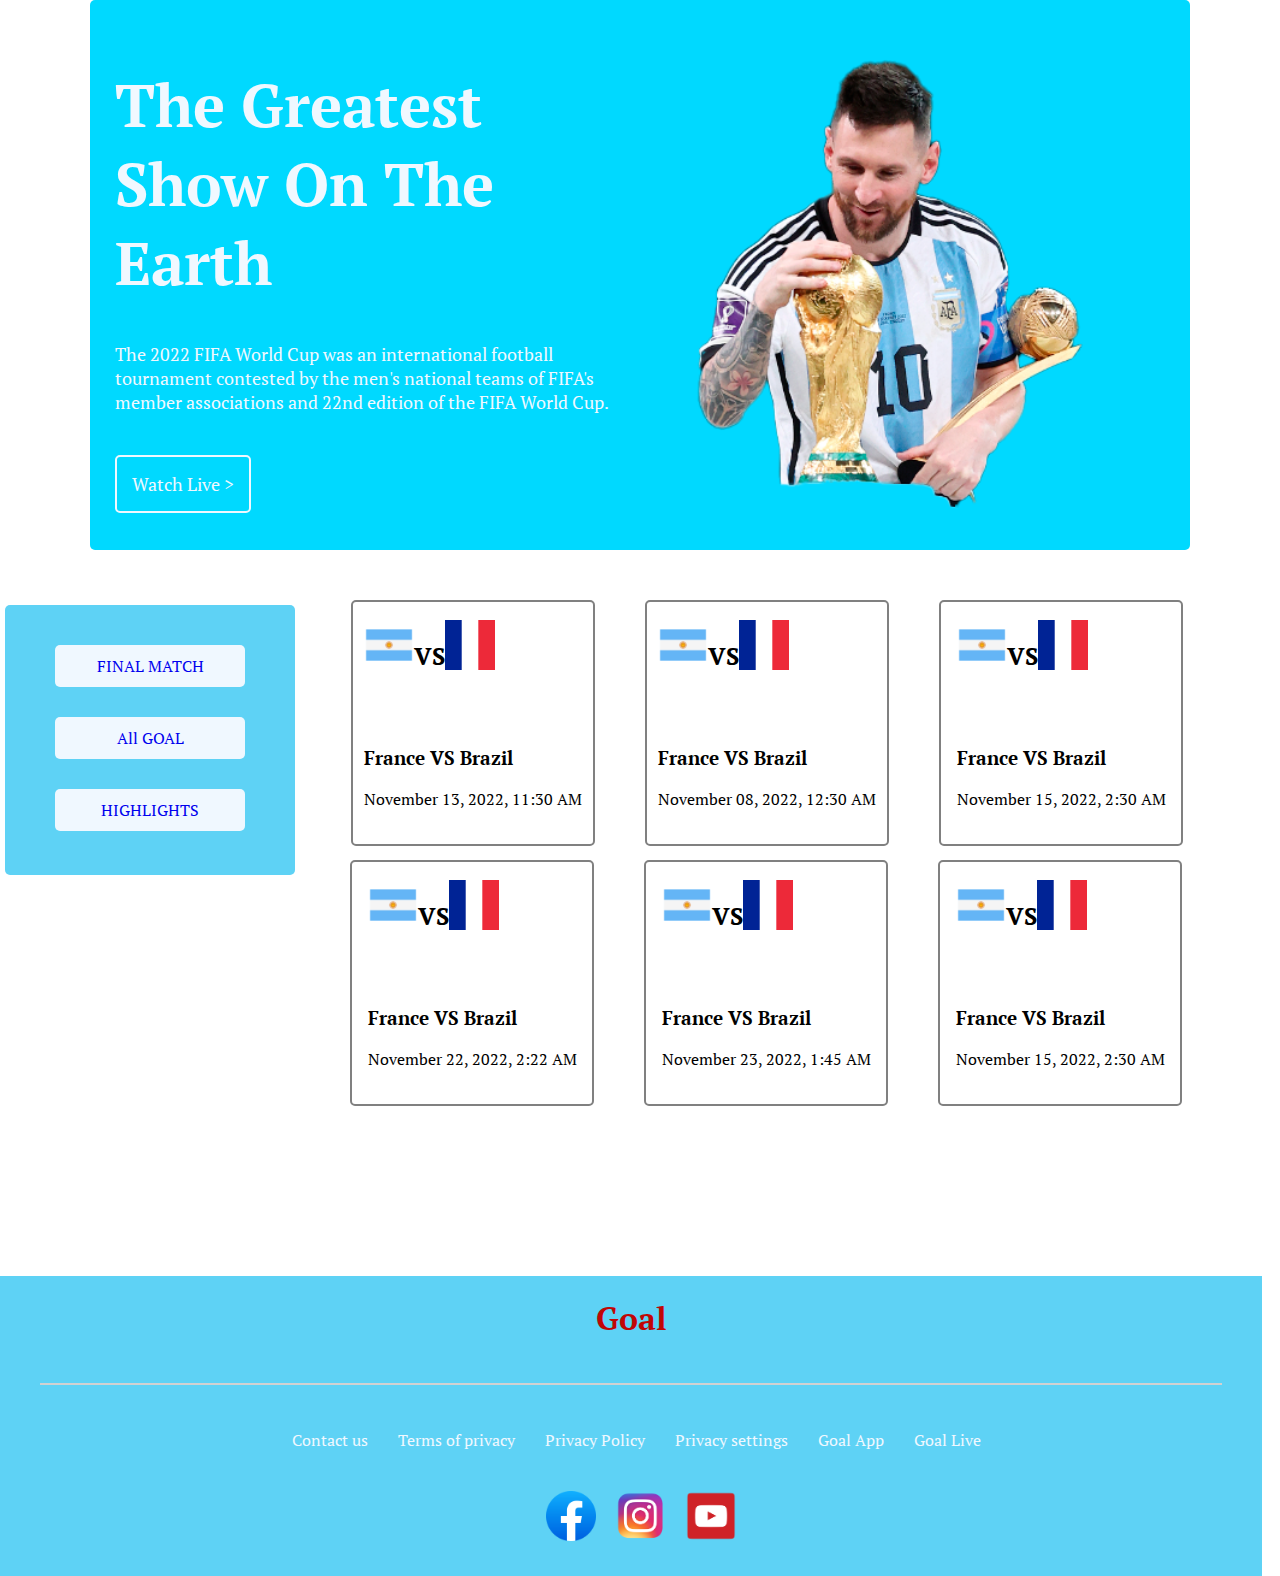
<file: Index.html>
<!DOCTYPE html>
<html lang="en">
<head>
    <meta charset="UTF-8">
    <meta http-equiv="X-UA-Compatible" content="IE=edge">
    <meta name="viewport" content="width=device-width, initial-scale=1.0">
    <title>Document</title>
    <link rel="stylesheet" href="/style.css">
</head>
<body>
    <!-- main section start -->
    <main>
        <!-- first section start -->
        <section class="first-section">
            <div class="home-page">
                <div class="section-title">
                    <h1>
                    The Greatest Show On The Earth
                    </h1>
                    <div class="pragrap">
                        <p>
                        The 2022 FIFA World Cup was an international football tournament contested by the men's national teams of FIFA's member associations and 22nd edition of the FIFA World Cup.
                        </p>
                        </div>
                        <BR>
                        <div class="watch-live">
                        <a href="https://youtu.be/zhEWqfP6V_w">
                         Watch Live &gt;
                        </a>
                        </div>
                </div>
            <div class="section-img">
                <img src="/Images/MESSI.png" alt="">
            </div>
            </div>
    </main>
        </section>
        <!-- first section end -->
        <section class="second-area">
                <div class="nav-area">
                    <div class="menus">
                         <div class="menu">
                             <a href="/index2.html" target="_blank">FINAL MATCH</a>
                        </div>
                        <div class="menu">
                             <a href="/Index.html">All GOAL</a>
                        </div>
                        <div class="menu">
                            <a href="/index.html">HIGHLIGHTS</a>
                        </div>
                    </div>
                </div>
                <div class="all-matchs">
                <div class="match-1">
                        <div class="matchs">
                            <div class="ARGENTINA">
                            <img src="/Flags/ARGENTINA.png" alt="">
                            </div>
                            <h2>VS</h2>
                            <div class="FRANCE">
                            <img src="/Flags/FRANCE.png" alt="">
                            </div>
                        </div>
                        <div class="match-timimg">
                            <h3>France VS Brazil</h3>
                            <p>November 13, 2022, 11:30 AM</p>
                        </div>
                </div>
                <div class="match-1">
                        <div class="matchs">
                            <div class="ARGENTINA">
                            <img src="/Flags/ARGENTINA.png" alt="">
                            </div>
                            <h2>VS</h2>
                            <div class="FRANCE">
                            <img src="/Flags/FRANCE.png" alt="">
                            </div>
                        </div>
                        <div class="match-timimg">
                            <h3>France VS Brazil</h3>
                            <p>November 08, 2022, 12:30 AM</p>
                        </div>
                </div>
                <div class="match-1">
                        <div class="matchs">
                            <div class="ARGENTINA">
                            <img src="/Flags/ARGENTINA.png" alt="">
                            </div>
                            <h2>VS</h2>
                            <div class="FRANCE">
                            <img src="/Flags/FRANCE.png" alt="">
                            </div>
                        </div>
                        <div class="match-timimg">
                            <h3>France VS Brazil</h3>
                            <p>November 15, 2022, 2:30 AM</p>
                        </div>
                </div>
        </section>
        <!-- third section start -->
        <section class="third-area">
            <div class="all-matchs2">
                <div class="match-1">
                    <div class="matchs">
                        <div class="ARGENTINA">
                        <img src="/Flags/ARGENTINA.png" alt="">
                        </div>
                        <h2>VS</h2>
                        <div class="FRANCE">
                        <img src="/Flags/FRANCE.png" alt="">
                        </div>
                    </div>
                    <div class="match-timimg">
                        <h3>France VS Brazil</h3>
                        <p>November 22, 2022, 2:22 AM</p>
                </div>
            </div>
            <div class="match-1">
                        <div class="matchs">
                            <div class="ARGENTINA">
                            <img src="/Flags/ARGENTINA.png" alt="">
                            </div>
                            <h2>VS</h2>
                            <div class="FRANCE">
                            <img src="/Flags/FRANCE.png" alt="">
                            </div>
                        </div>
                        <div class="match-timimg">
                            <h3>France VS Brazil</h3>
                            <p>November 23, 2022, 1:45 AM</p>
                        </div>
            </div>
            <div class="match-1">
                        <div class="matchs">
                            <div class="ARGENTINA">
                            <img src="/Flags/ARGENTINA.png" alt="">
                            </div>
                            <h2>VS</h2>
                            <div class="FRANCE">
                            <img src="/Flags/FRANCE.png" alt="">
                            </div>
                        </div>
                        <div class="match-timimg">
                            <h3>France VS Brazil</h3>
                            <p>November 15, 2022, 2:30 AM</p>
                        </div>
                </div>
        </section>
        <!-- third section end -->
         <!-- footer section start -->
     <footer>
        <div class="footer-goal">
            <h1>Goal</h1>
        </div>
        <br>
        <hr>
        <br>
        <br>
        <div class="footer-item">
            <a href="">Contact us</a>
            <a href="">Terms of privacy</a>
            <a href="">Privacy Policy</a>
            <a href="">Privacy settings</a>
            <a href="">Goal App</a>
            <a href="">Goal Live</a>
        </div>
        
        <div class="social-icon">
            <img src="/Social-Icons/FACEBOOK.png" alt="">
            <img src="/Social-Icons/INSTAGRAM.png" alt="">
            <img src="/Social-Icons/YOUTUBE.png" alt="">
        </div>
        
    </footer>
    <!-- footer section end -->
</body>
</html>
</file>
<file: style.css>
/* google font style */
    
  @import url('https://fonts.googleapis.com/css2?family=Lora:wght@500&family=PT+Serif&display=swap');


body{
    margin: 0;
    font-family: 'Lora', serif;
    font-family: 'PT Serif', serif;
    height: 100%;
    width: 100%;
}
main{
    display: flex;
    align-items: center;
    flex-direction: column;
    
}
/* first section start */
.first-section{
    background-color: rgb(0, 217, 255);
    border-radius: 5px;
    width: 1100px;
    height: 550px;
}
.home-page{
    display: grid;
    grid-template-columns: repeat(2, 1fr);
   justify-content: center;
}
.section-title{
    padding: 25px;
    color: aliceblue;
    font-size: 30px;
}
.section-img img{
    height: 650px;
}
.pragrap,
.watch-live{
    font-size: 18px;
}
.watch-live:hover a{
    background-color: rgb(69, 153, 227);
    color: rgb(0, 217, 255);
    border: solid 2px  aliceblue;
}
.section-title .watch-live a{
    text-decoration: none;
    border-radius: 5px;
    border: solid aliceblue 2px;
    padding: 15px;
    color: aliceblue;
}
/* first section end */


/* second section start */
.second-area,
.second-area2{
    margin-right: 10px;
    position: relative;
    top: 50px;
    display: grid;
    grid-template-columns: repeat(4, 1fr);
    flex-direction: column;
    gap: 1px;
}
.second-area2{
    margin-top: 5px;
}
.nav-area,
.nav-area2{
    width: 290px;
    height: 270px;
    background-color: rgb(94, 210, 245);
    border-radius: 5px;
    margin: 5px;
}
.menus{
    padding: 10px;
}
.menu{
    margin: 30px;
}
.menus .menu a{
    text-decoration: none;
    display: grid;
    flex-direction: row;
    align-items: center;
    justify-content: center;
    background-color: aliceblue;
    padding: 10px;
    margin: 10px;
    border-radius: 5px;
}
/* second page start */
.all-matchs {
    display: grid;
    grid-template-columns: repeat(4, 1fr);
}
.all-matchs2 {
    display: grid;
    grid-template-columns: repeat(3, 1fr);
    margin-left: 300px;
}
.match-1 {
    display: grid;
    flex-direction:column;
    align-items: center;
    border: 2px solid gray;
    width: 240px;
    height: 242px;
    border-radius: 5px;
    justify-content: center;
    grid-column-gap: 1px;
    margin-left: 50px;
}

.matchs{
    display: flex;
    flex-direction: row;
}

.match-1 img{
    height: 50px;
    width: 50px;
    
}
.match-timimg{
    justify-content: center;
    
}
.third-area{
    position: relative;
    top: 30px;
    display: grid;
    grid-template-columns: repeat(3, 1fr);
    flex-direction: column;
    gap: 15px;
    margin-right: 25px;
}

span{
    color: black;
    font-size: large;
}

.football-field{
    width: 252px;
    height: 362px;
    border: 1px solid gray;
    border-radius: 5px;
}
.football-field2{
    width: 252px;
    height: 362px;
    border: 1px solid gray;
    border-radius: 5px;
}
.football-field .play-football img{
    width: 252px;
    border-radius: 5px;
}
.football-field .football-detail a{
    text-decoration: none;
    border: 1px black solid;
    padding: 7px;
    border-radius: 6px;
    color: black;
}
.football-detail{
    padding-left: 10px;
    margin-top: 15px;
}




/* third section start */
.view-all a{
    text-decoration: none;
    color: aqua;
    padding: 10px 15px;
    background-color: rgb(182, 41, 41);
    border-radius: 5px;
    
}
.view-all{
    display: flex;
    top: 150px;
    align-items: center;
    justify-content: center;
    flex-direction: row;
    position: relative;
    top: 150px;
}





/* footer section start */
footer{
    background-color: rgb(94, 210, 245) ;
    position: relative;
    top: 200px;
    height: 300px;
    width: 1262px;
}
.footer-goal{
    color: rgb(192, 6, 6);
    top: 130px;
}

.footer-item,
.footer-goal{
    display: flex;
    align-items: center;
    justify-content: center;
    flex-direction: row;
    gap: 20px;
}
.footer-item a{
    text-decoration: none;
    padding-left: 10px;
    color: aliceblue;
}
.social-icon img{
   width: 50px;
   margin-left: 20px;
}
.social-icon{
    justify-content: center;
    align-items: center;
    display: flex;
   position: relative;
   top: 40px;
}
hr{
    border: solid 1px rgb(209, 209, 209);
    margin: 0 40px;
}
</file>
